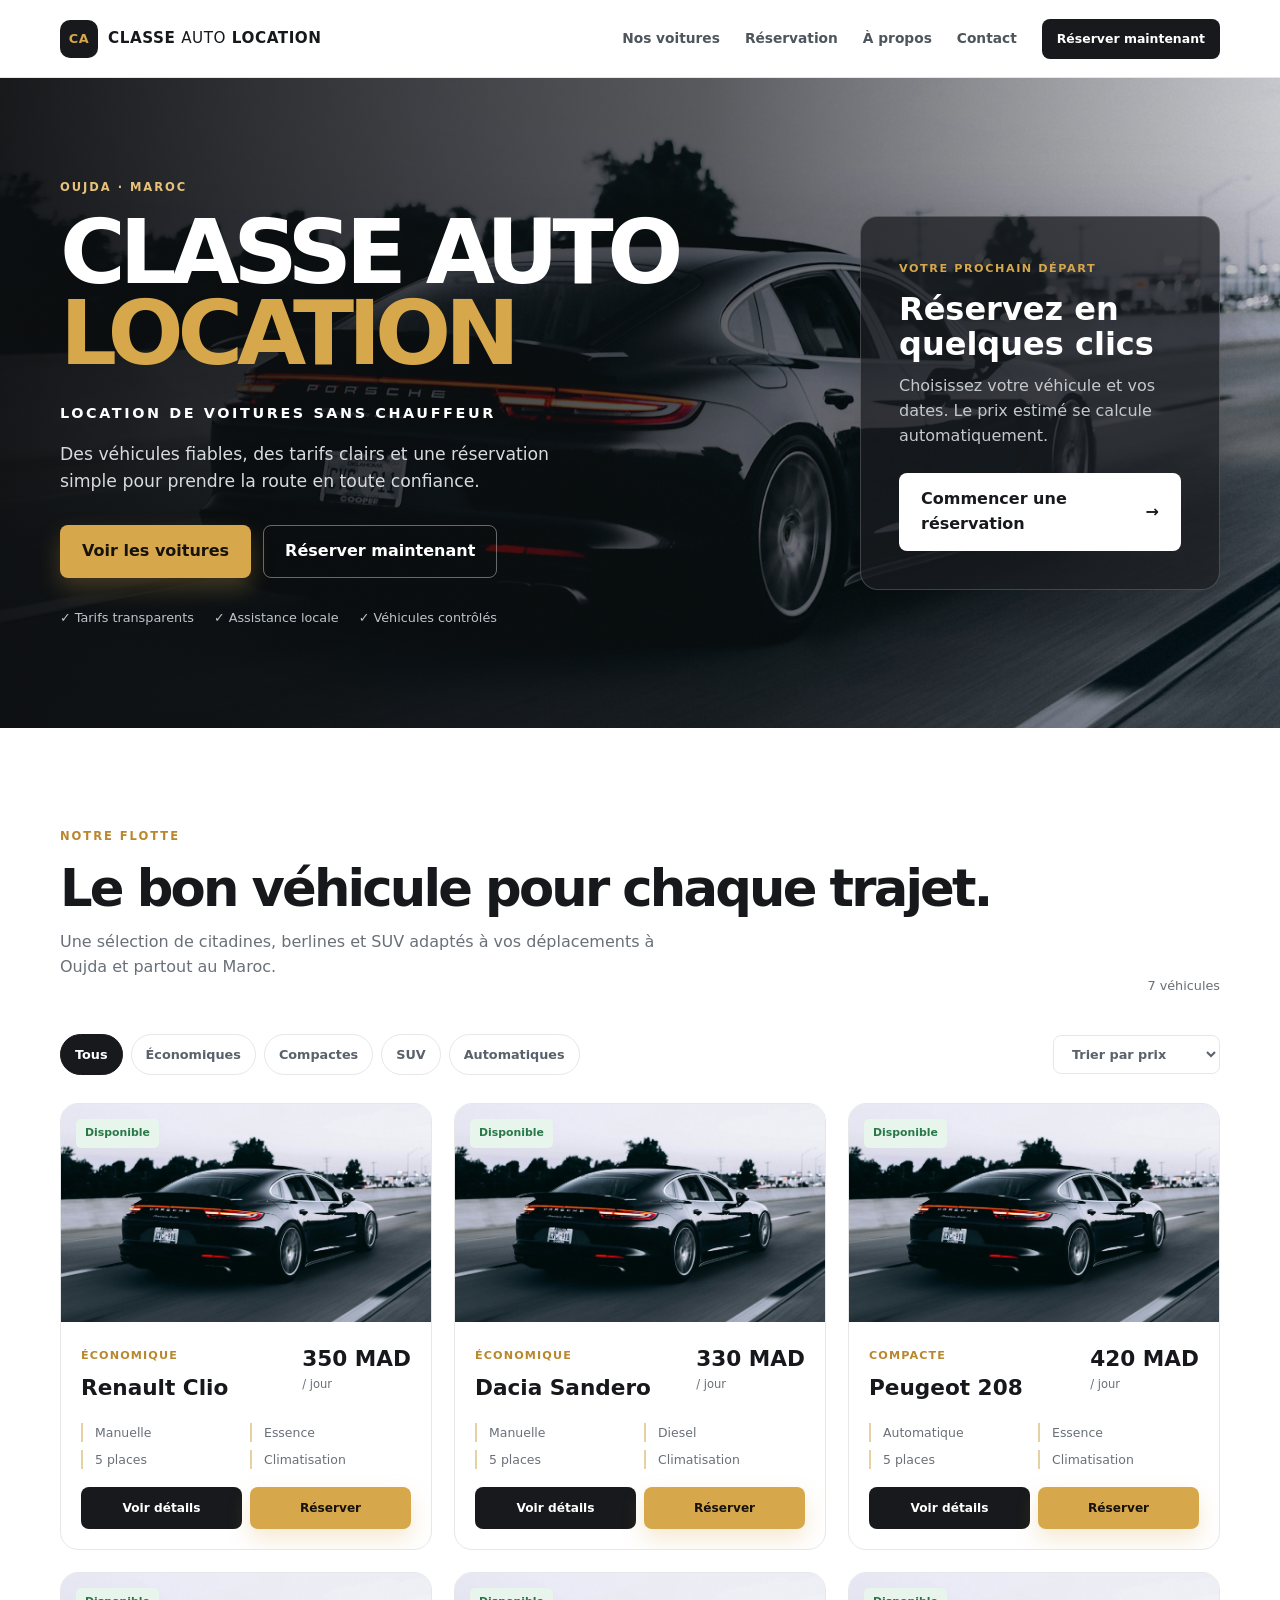
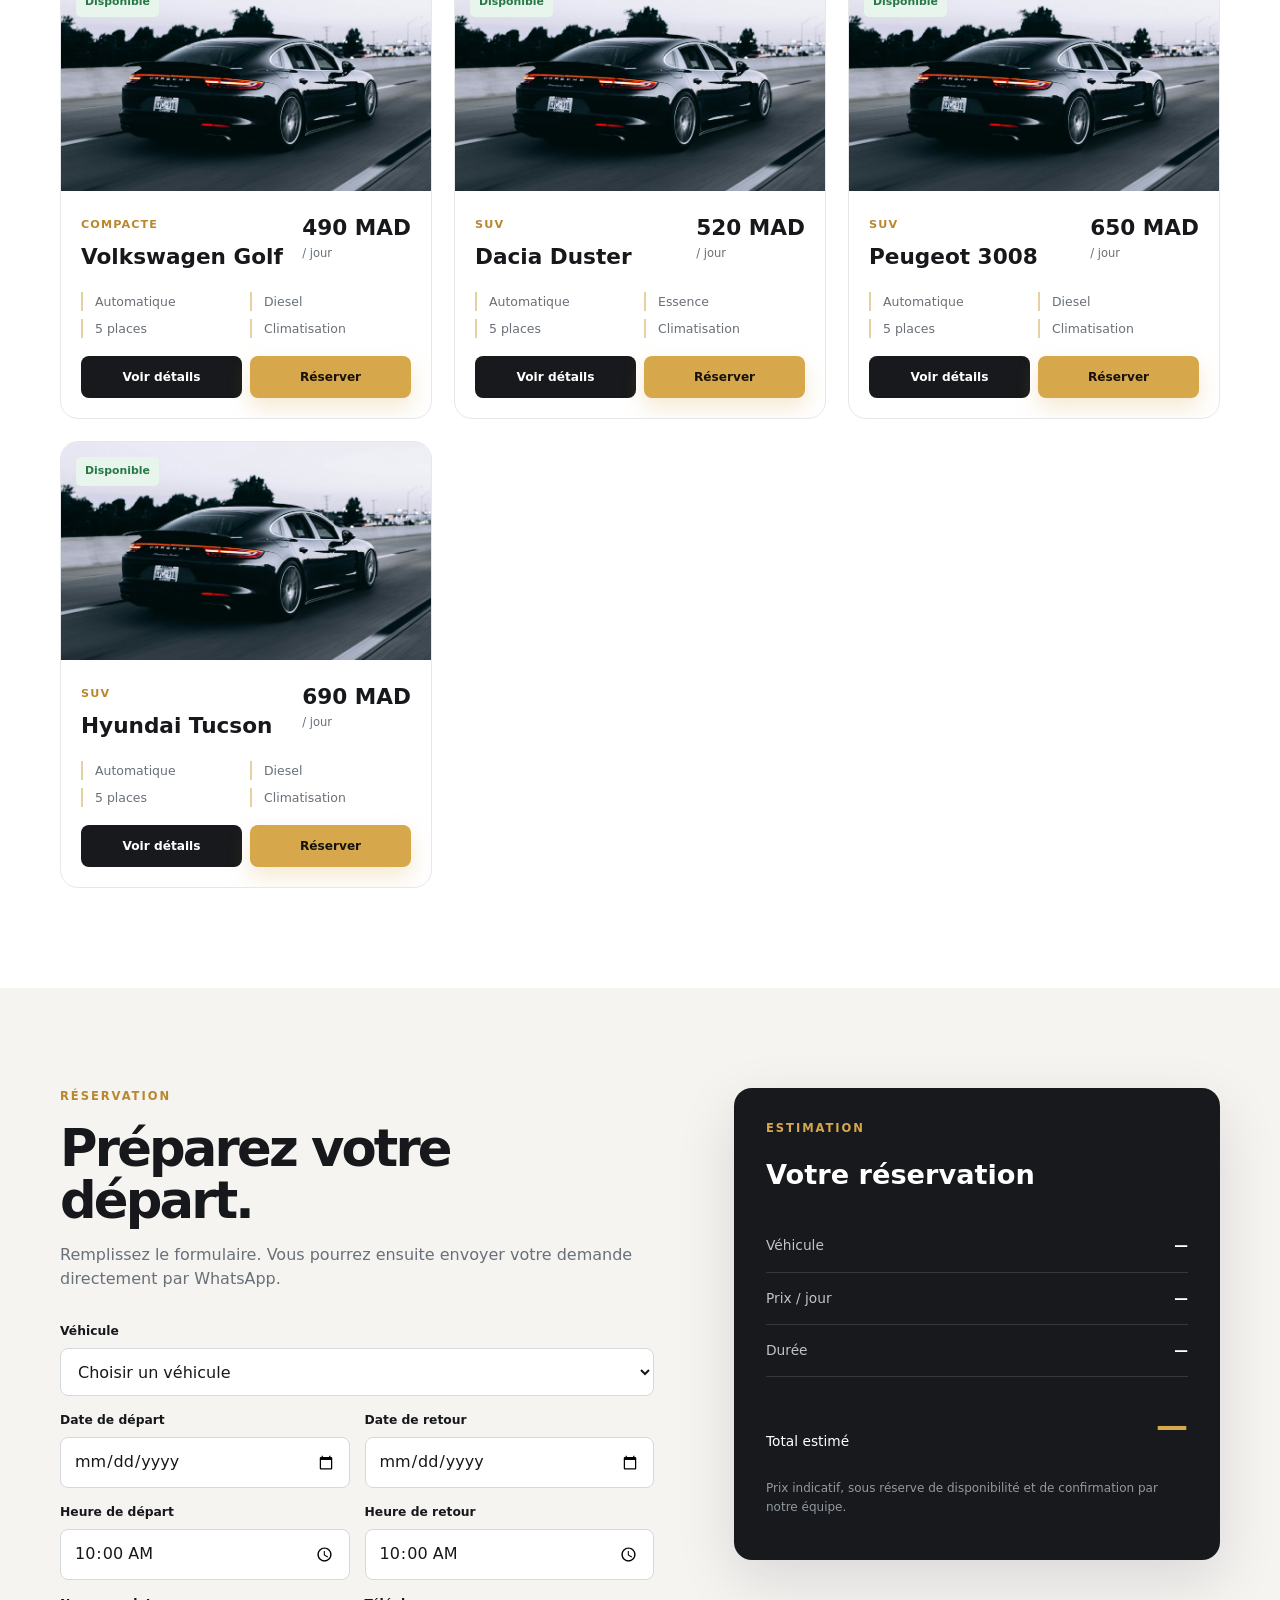
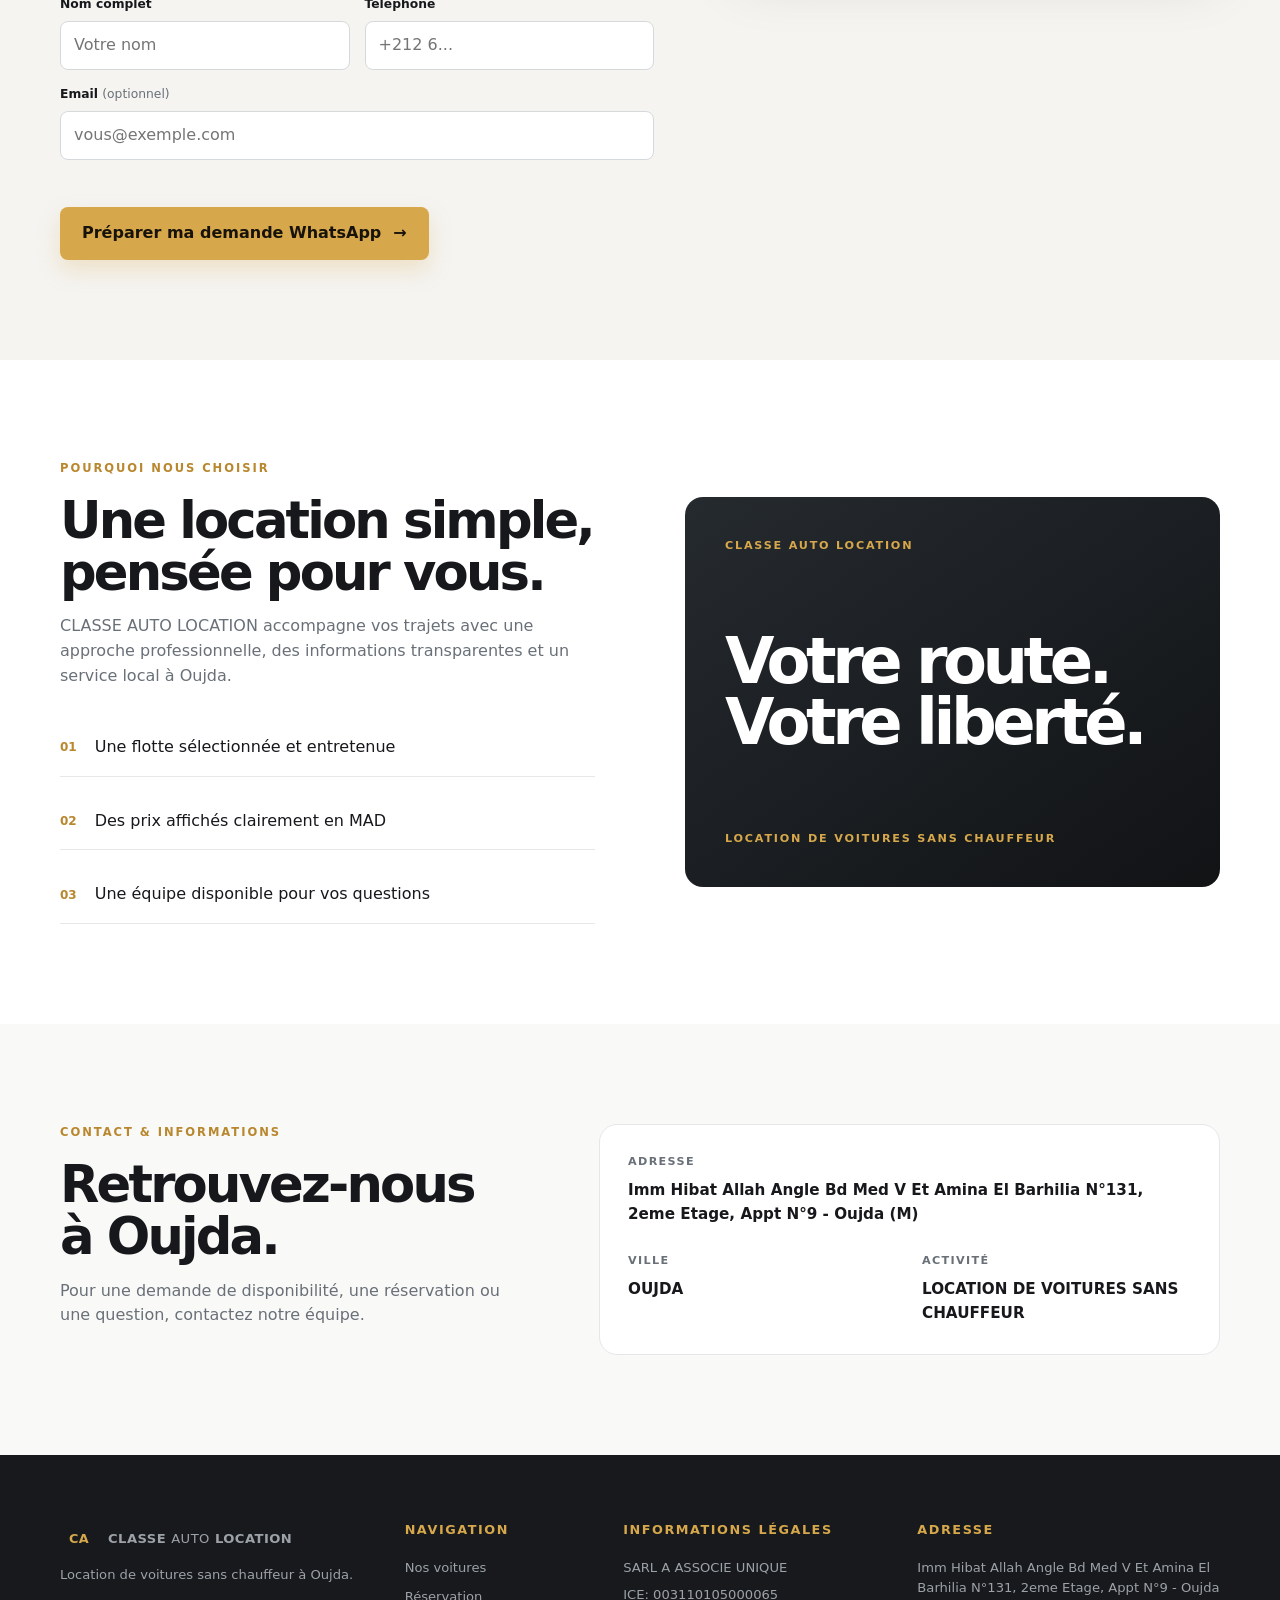
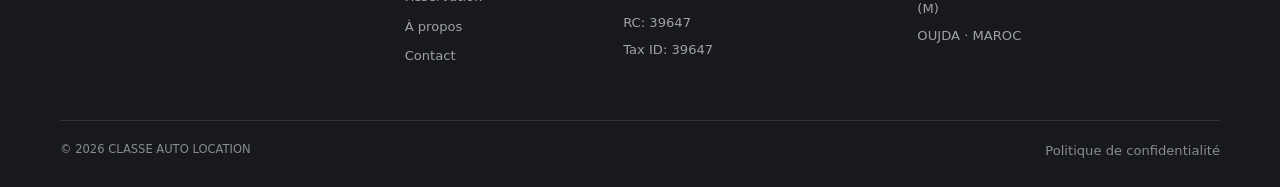
<file: index.html>
<!doctype html><html lang="fr"><head><meta charset="utf-8"><meta name="viewport" content="width=device-width,initial-scale=1"><title>CLASSE AUTO LOCATION | Location de voitures à Oujda</title><meta name="description" content="CLASSE AUTO LOCATION propose la location de voitures sans chauffeur à Oujda avec des véhicules modernes et des tarifs compétitifs."><meta name="keywords" content="location voiture Oujda, location de voitures sans chauffeur, CLASSE AUTO LOCATION"><meta name="robots" content="index,follow"><meta property="og:title" content="CLASSE AUTO LOCATION | Oujda"><meta property="og:description" content="Location de voitures sans chauffeur à Oujda."><meta property="og:type" content="website"><meta property="og:image" content="assets/images/hero-bg.jpg"><link rel="stylesheet" href="css/style.css"><script src="js/script.js" defer></script></head><body>
<header class="site-header"><div class="container nav-wrap"><a class="brand" href="#top" aria-label="CLASSE AUTO LOCATION - Accueil"><span class="brand-mark">CA</span><span>CLASSE <b>AUTO</b> LOCATION</span></a><button class="menu-toggle" type="button" aria-label="Ouvrir le menu" aria-expanded="false">☰</button><nav class="main-nav" aria-label="Navigation principale"><a href="#cars">Nos voitures</a><a href="#booking">Réservation</a><a href="#about">À propos</a><a href="#contact">Contact</a><a class="btn btn-primary btn-small" href="#booking">Réserver maintenant</a></nav></div></header>
<main id="top"><section class="hero"><div class="container hero-grid"><div class="hero-copy"><p class="eyebrow">OUJDA · MAROC</p><h1>CLASSE AUTO<br><em>LOCATION</em></h1><p class="hero-subtitle">Location de voitures sans chauffeur</p><p class="hero-text">Des véhicules fiables, des tarifs clairs et une réservation simple pour prendre la route en toute confiance.</p><div class="hero-actions"><a class="btn btn-accent" href="#cars">Voir les voitures</a><a class="btn btn-ghost" href="#booking">Réserver maintenant</a></div><div class="hero-trust"><span>✓ Tarifs transparents</span><span>✓ Assistance locale</span><span>✓ Véhicules contrôlés</span></div></div><div class="hero-card"><span class="card-kicker">VOTRE PROCHAIN DÉPART</span><h2>Réservez en quelques clics</h2><p>Choisissez votre véhicule et vos dates. Le prix estimé se calcule automatiquement.</p><a class="btn btn-light" href="#booking">Commencer une réservation <span>→</span></a></div></div></section>
<section class="section" id="cars"><div class="container"><div class="section-heading"><div><p class="eyebrow">NOTRE FLOTTE</p><h2>Le bon véhicule pour chaque trajet.</h2><p>Une sélection de citadines, berlines et SUV adaptés à vos déplacements à Oujda et partout au Maroc.</p></div><span class="fleet-count" data-result-count></span></div><div class="filters"><button class="filter active" data-filter="all">Tous</button><button class="filter" data-filter="Économique">Économiques</button><button class="filter" data-filter="Compacte">Compactes</button><button class="filter" data-filter="SUV">SUV</button><button class="filter" data-filter="Automatique">Automatiques</button><select id="sortCars" aria-label="Trier les prix"><option value="default">Trier par prix</option><option value="low">Prix croissant</option><option value="high">Prix décroissant</option></select></div><div class="cars-grid" id="carsGrid"></div></div></section>
<section class="section booking-section" id="booking"><div class="container booking-layout"><div><p class="eyebrow">RÉSERVATION</p><h2>Préparez votre départ.</h2><p class="section-intro">Remplissez le formulaire. Vous pourrez ensuite envoyer votre demande directement par WhatsApp.</p><form class="booking-form" id="bookingForm" novalidate><div class="form-grid"><div class="field full"><label for="vehicle">Véhicule</label><select id="vehicle" required><option value="">Choisir un véhicule</option></select></div><div class="field"><label for="pickupDate">Date de départ</label><input id="pickupDate" type="date" required></div><div class="field"><label for="returnDate">Date de retour</label><input id="returnDate" type="date" required></div><div class="field"><label for="pickupTime">Heure de départ</label><input id="pickupTime" type="time" value="10:00" required></div><div class="field"><label for="returnTime">Heure de retour</label><input id="returnTime" type="time" value="10:00" required></div><div class="field"><label for="customerName">Nom complet</label><input id="customerName" type="text" placeholder="Votre nom" required></div><div class="field"><label for="phone">Téléphone</label><input id="phone" type="tel" placeholder="+212 6..." required></div><div class="field full"><label for="email">Email <span>(optionnel)</span></label><input id="email" type="email" placeholder="vous@exemple.com"></div></div><p class="form-error" id="formError" role="alert"></p><button class="btn btn-accent" type="submit">Préparer ma demande WhatsApp <span>→</span></button></form></div><aside class="price-summary"><p class="eyebrow">ESTIMATION</p><h3>Votre réservation</h3><div class="summary-line"><span>Véhicule</span><strong id="summaryVehicle">—</strong></div><div class="summary-line"><span>Prix / jour</span><strong id="summaryRate">—</strong></div><div class="summary-line"><span>Durée</span><strong id="summaryDays">—</strong></div><div class="summary-total"><span>Total estimé</span><strong id="summaryTotal">—</strong></div><p class="summary-note">Prix indicatif, sous réserve de disponibilité et de confirmation par notre équipe.</p></aside></div></section>
<section class="section" id="about"><div class="container about-grid"><div><p class="eyebrow">POURQUOI NOUS CHOISIR</p><h2>Une location simple, pensée pour vous.</h2><p>CLASSE AUTO LOCATION accompagne vos trajets avec une approche professionnelle, des informations transparentes et un service local à Oujda.</p><div class="benefits"><div><b>01</b><span>Une flotte sélectionnée et entretenue</span></div><div><b>02</b><span>Des prix affichés clairement en MAD</span></div><div><b>03</b><span>Une équipe disponible pour vos questions</span></div></div></div><div class="about-panel"><span>CLASSE AUTO LOCATION</span><strong>Votre route.<br>Votre liberté.</strong><small>LOCATION DE VOITURES SANS CHAUFFEUR</small></div></div></section>
<section class="section contact-section" id="contact"><div class="container contact-grid"><div><p class="eyebrow">CONTACT & INFORMATIONS</p><h2>Retrouvez-nous à Oujda.</h2><p>Pour une demande de disponibilité, une réservation ou une question, contactez notre équipe.</p></div><div class="contact-card"><div><span>Adresse</span><strong>Imm Hibat Allah Angle Bd Med V Et Amina El Barhilia N°131, 2eme Etage, Appt N°9 - Oujda (M)</strong></div><div><span>Ville</span><strong>OUJDA</strong></div><div><span>Activité</span><strong>LOCATION DE VOITURES SANS CHAUFFEUR</strong></div></div></div></section></main>
<footer class="site-footer"><div class="container footer-grid"><div class="footer-brand"><a class="brand" href="#top"><span class="brand-mark">CA</span><span>CLASSE <b>AUTO</b> LOCATION</span></a><p>Location de voitures sans chauffeur à Oujda.</p></div><div><h3>Navigation</h3><a href="#cars">Nos voitures</a><a href="#booking">Réservation</a><a href="#about">À propos</a><a href="#contact">Contact</a></div><div><h3>Informations légales</h3><p>SARL A ASSOCIE UNIQUE</p><p>ICE: 003110105000065</p><p>RC: 39647</p><p>Tax ID: 39647</p></div><div><h3>Adresse</h3><p>Imm Hibat Allah Angle Bd Med V Et Amina El Barhilia N°131, 2eme Etage, Appt N°9 - Oujda (M)</p><p>OUJDA · MAROC</p></div></div><div class="container footer-bottom"><span>© <span data-year></span> CLASSE AUTO LOCATION</span><a href="privacy-policy.html">Politique de confidentialité</a></div></footer><div class="modal" id="carModal" aria-hidden="true" role="dialog" aria-modal="true" aria-labelledby="modalTitle"><div class="modal-dialog"><button class="modal-close" type="button" aria-label="Fermer">×</button><div id="modalContent"></div></div></div></body></html>
</file>
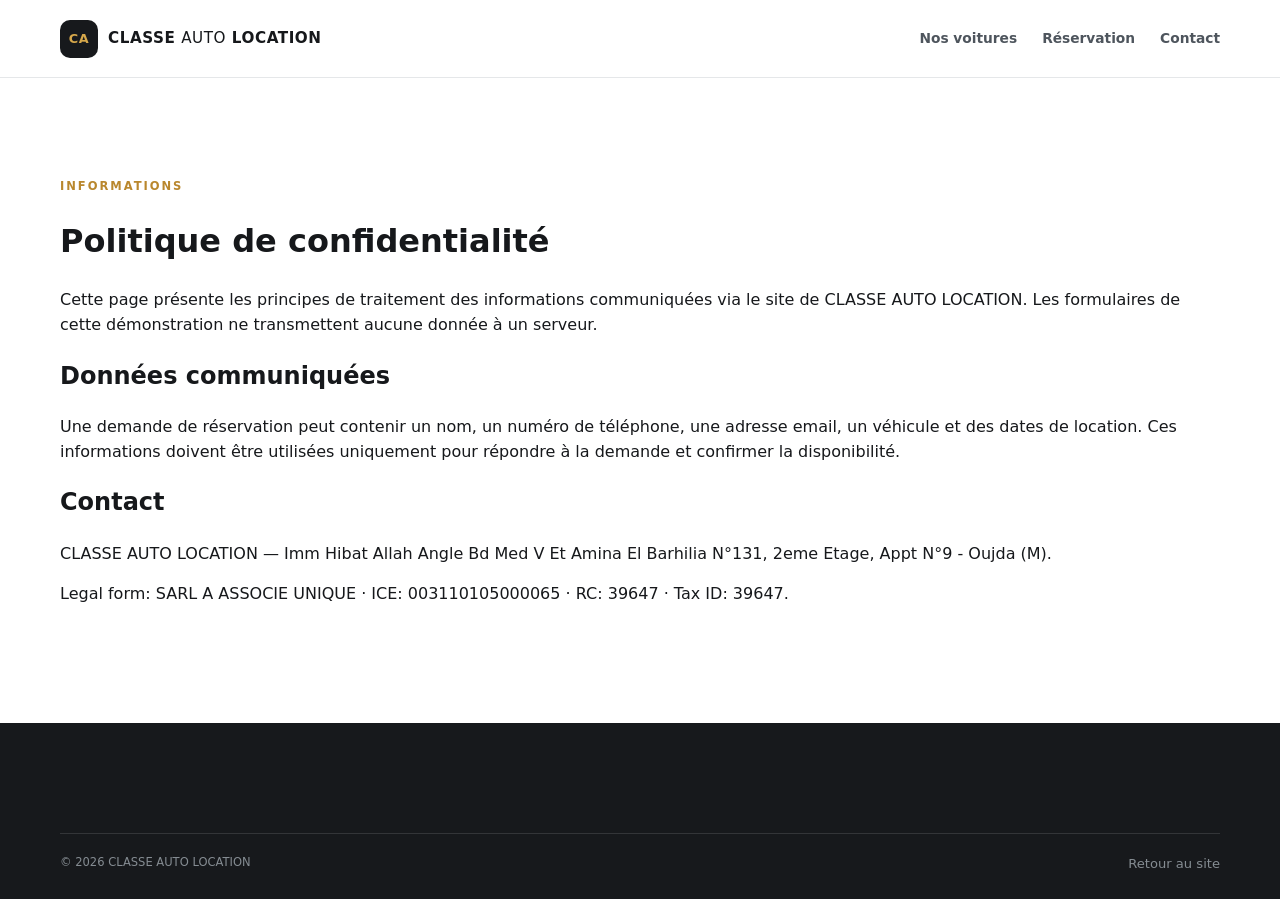
<file: privacy-policy.html>
<!doctype html><html lang="fr"><head><meta charset="utf-8"><meta name="viewport" content="width=device-width,initial-scale=1"><title>Politique de confidentialité | CLASSE AUTO LOCATION</title><meta name="description" content="Politique de confidentialité de CLASSE AUTO LOCATION."><link rel="stylesheet" href="css/style.css"><script src="js/script.js" defer></script></head><body><header class="site-header"><div class="container nav-wrap"><a class="brand" href="index.html"><span class="brand-mark">CA</span><span>CLASSE <b>AUTO</b> LOCATION</span></a><nav class="main-nav"><a href="index.html#cars">Nos voitures</a><a href="index.html#booking">Réservation</a><a href="index.html#contact">Contact</a></nav></div></header><main class="section"><div class="container legal"><p class="eyebrow">INFORMATIONS</p><h1>Politique de confidentialité</h1><p>Cette page présente les principes de traitement des informations communiquées via le site de CLASSE AUTO LOCATION. Les formulaires de cette démonstration ne transmettent aucune donnée à un serveur.</p><h2>Données communiquées</h2><p>Une demande de réservation peut contenir un nom, un numéro de téléphone, une adresse email, un véhicule et des dates de location. Ces informations doivent être utilisées uniquement pour répondre à la demande et confirmer la disponibilité.</p><h2>Contact</h2><p>CLASSE AUTO LOCATION — Imm Hibat Allah Angle Bd Med V Et Amina El Barhilia N°131, 2eme Etage, Appt N°9 - Oujda (M).</p><p>Legal form: SARL A ASSOCIE UNIQUE · ICE: 003110105000065 · RC: 39647 · Tax ID: 39647.</p></div></main><footer class="site-footer"><div class="container footer-bottom"><span>© <span data-year></span> CLASSE AUTO LOCATION</span><a href="index.html">Retour au site</a></div></footer></body></html>
</file>
<file: css/style.css>
:root{--ink:#16181b;--muted:#697078;--line:#e5e7e9;--paper:#f5f4f1;--dark:#17191c;--accent:#d7a84b;--accent2:#b9872d;--white:#fff;--radius:18px;--shadow:0 20px 60px rgba(16,20,24,.12)}*{box-sizing:border-box}html{scroll-behavior:smooth;scroll-padding-top:78px}body{margin:0;color:var(--ink);background:#fff;font-family:Inter,ui-sans-serif,system-ui,-apple-system,"Segoe UI",sans-serif;line-height:1.55}body.modal-open,body.menu-open{overflow:hidden}a{color:inherit;text-decoration:none}button,input,select{font:inherit}button{cursor:pointer}img{display:block;max-width:100%}.container{width:min(1160px,calc(100% - 40px));margin:auto}.site-header{position:sticky;top:0;z-index:20;height:78px;background:rgba(255,255,255,.94);backdrop-filter:blur(16px);border-bottom:1px solid #e5e7e9}.nav-wrap{height:100%;display:flex;align-items:center;justify-content:space-between;gap:24px}.brand{display:flex;align-items:center;gap:10px;font-size:.95rem;font-weight:900;letter-spacing:.035em;white-space:nowrap}.brand b{font-weight:500}.brand-mark{width:38px;height:38px;display:grid;place-items:center;border-radius:10px;background:var(--dark);color:var(--accent);font-size:.8rem}.main-nav{display:flex;align-items:center;gap:25px;color:#4e555d;font-size:.86rem;font-weight:700}.main-nav a:not(.btn):hover{color:var(--accent2)}.menu-toggle{display:none;border:0;background:none;font-size:1.55rem}.btn{display:inline-flex;align-items:center;justify-content:center;gap:12px;min-height:50px;padding:13px 21px;border:1px solid transparent;border-radius:8px;font-weight:800;transition:transform .2s ease,background .2s ease}.btn:hover{transform:translateY(-2px)}.btn-primary{background:var(--dark);color:#fff}.btn-accent{background:var(--accent);color:#17130b;box-shadow:0 10px 22px rgba(215,168,75,.25)}.btn-ghost{border-color:rgba(255,255,255,.38);color:#fff}.btn-ghost:hover{background:#fff;color:var(--dark)}.btn-light{background:#fff;color:var(--dark)}.btn-small{min-height:40px;padding:9px 14px;font-size:.78rem}.hero{min-height:650px;background:linear-gradient(90deg,rgba(12,14,16,.95),rgba(12,14,16,.66) 55%,rgba(12,14,16,.18)),url('../assets/images/hero-bg.jpg') center/cover;color:#fff}.hero-grid{min-height:650px;display:grid;grid-template-columns:1.15fr .85fr;align-items:center;gap:50px}.hero-copy{padding:65px 0}.eyebrow{margin:0 0 16px;color:var(--accent2);font-size:.72rem;font-weight:900;letter-spacing:.17em}.hero .eyebrow{color:#e7c27a}.hero h1{font-size:clamp(3rem,7vw,6.5rem);line-height:.9;letter-spacing:-.07em;margin:0}.hero h1 em{font-style:normal;color:var(--accent)}.hero-subtitle{margin:28px 0 0;text-transform:uppercase;letter-spacing:.18em;font-size:.9rem;font-weight:800}.hero-text{max-width:550px;color:#d8dbde;font-size:1.08rem}.hero-actions{display:flex;gap:12px;margin:30px 0}.hero-trust{display:flex;flex-wrap:wrap;gap:20px;color:#bec4c9;font-size:.8rem}.hero-card{justify-self:end;max-width:360px;padding:38px;border:1px solid #ffffff2e;border-radius:var(--radius);background:#1a1d20bf;box-shadow:0 25px 80px #0003}.card-kicker{color:var(--accent);font-size:.7rem;font-weight:900;letter-spacing:.14em}.hero-card h2{font-size:2rem;line-height:1.1;margin:12px 0}.hero-card p{color:#c4c9ce;margin:0 0 25px}.section{padding:100px 0}.section-heading{display:flex;justify-content:space-between;align-items:end;gap:30px;margin-bottom:38px}.section-heading h2,.booking-layout h2,.about-grid h2,.contact-grid h2{font-size:clamp(2.1rem,4vw,3.6rem);line-height:1.02;letter-spacing:-.055em;margin:0 0 15px}.section-heading p:not(.eyebrow),.section-intro,.about-grid>div>p:not(.eyebrow),.contact-grid>div>p:not(.eyebrow){color:var(--muted);max-width:620px}.fleet-count{color:var(--muted);font-size:.8rem}.filters{display:flex;align-items:center;gap:8px;flex-wrap:wrap;margin-bottom:28px}.filter,.filters select{border:1px solid var(--line);background:#fff;color:#59616a;padding:10px 14px;border-radius:999px;font-size:.8rem;font-weight:750}.filter.active,.filter:hover{background:var(--dark);color:#fff;border-color:var(--dark)}.filters select{margin-left:auto;border-radius:8px}.cars-grid{display:grid;grid-template-columns:repeat(3,1fr);gap:22px}.car-card{overflow:hidden;border:1px solid var(--line);border-radius:var(--radius);background:#fff;transition:transform .25s ease,box-shadow .25s ease}.car-card:hover{transform:translateY(-6px);box-shadow:var(--shadow)}.car-image-wrap{position:relative;height:218px;background:#eef0f1}.car-image{width:100%;height:100%;object-fit:cover}.availability{position:absolute;top:15px;left:15px;padding:6px 9px;border-radius:5px;background:#e7f5ec;color:#287848;font-size:.68rem;font-weight:900}.car-body{padding:20px}.car-meta{display:flex;justify-content:space-between;gap:10px;align-items:start}.car-category{color:var(--accent2);font-size:.7rem;font-weight:900;text-transform:uppercase;letter-spacing:.1em}.car-body h3{margin:4px 0 0;font-size:1.35rem}.car-specs{display:grid;grid-template-columns:1fr 1fr;gap:8px;margin:18px 0;color:var(--muted);font-size:.78rem}.car-specs span{padding-left:12px;border-left:2px solid #e6d1a2}.price strong{font-size:1.35rem}.price small{display:block;color:var(--muted);font-size:.72rem}.card-actions{display:flex;gap:8px;margin-top:16px}.card-actions .btn{flex:1;min-height:42px;padding:9px 10px;font-size:.76rem}.booking-section{background:var(--paper)}.booking-layout{display:grid;grid-template-columns:1.1fr .9fr;gap:80px;align-items:start}.booking-form{margin-top:30px}.form-grid{display:grid;grid-template-columns:1fr 1fr;gap:15px}.field{display:flex;flex-direction:column;gap:7px}.field.full{grid-column:1/-1}.field label{font-size:.77rem;font-weight:850}.field label span{font-weight:400;color:var(--muted)}.field input,.field select{width:100%;min-height:48px;padding:11px 13px;border:1px solid #d6d9dc;border-radius:8px;background:#fff;color:var(--ink)}.field input:focus,.field select:focus{outline:2px solid #d7a84b8c;border-color:var(--accent)}.form-error{min-height:22px;color:#b3261e;font-size:.8rem}.price-summary{position:sticky;top:105px;padding:32px;border-radius:var(--radius);background:var(--dark);color:#fff;box-shadow:var(--shadow)}.price-summary .eyebrow{color:var(--accent)}.price-summary h3{font-size:1.7rem;margin:0 0 24px}.summary-line,.summary-total{display:flex;justify-content:space-between;gap:18px;padding:15px 0;border-bottom:1px solid #ffffff21;color:#bfc4c9;font-size:.86rem}.summary-line strong{color:#fff;text-align:right}.summary-total{align-items:end;border:0;padding-top:25px;color:#fff}.summary-total strong{font-size:2rem;color:var(--accent)}.summary-note{color:#9299a0;font-size:.75rem}.about-grid{display:grid;grid-template-columns:1fr 1fr;gap:90px;align-items:center}.benefits{display:grid;gap:16px;margin-top:30px}.benefits div{display:flex;align-items:center;gap:18px;padding:16px 0;border-bottom:1px solid var(--line)}.benefits b{color:var(--accent2);font-size:.75rem}.about-panel{min-height:390px;padding:40px;display:flex;flex-direction:column;justify-content:space-between;border-radius:var(--radius);background:linear-gradient(145deg,#252a2f,#111315);color:#fff}.about-panel span,.about-panel small{color:var(--accent);font-size:.7rem;font-weight:900;letter-spacing:.16em}.about-panel strong{font-size:clamp(2.5rem,5vw,4.5rem);line-height:.95;letter-spacing:-.07em}.contact-section{background:#f9f9f8}.contact-grid{display:grid;grid-template-columns:.85fr 1.15fr;gap:80px;align-items:start}.contact-card{display:grid;grid-template-columns:1fr 1fr;gap:25px;padding:28px;border:1px solid var(--line);border-radius:var(--radius);background:#fff}.contact-card div:first-child{grid-column:1/-1}.contact-card span{display:block;margin-bottom:7px;color:var(--muted);font-size:.7rem;font-weight:900;letter-spacing:.12em;text-transform:uppercase}.contact-card strong{font-size:.95rem;overflow-wrap:anywhere}.site-footer{padding:65px 0 25px;background:var(--dark);color:#fff}.footer-grid{display:grid;grid-template-columns:1.2fr .7fr 1fr 1.2fr;gap:42px}.footer-brand p,.site-footer p,.site-footer a{color:#9ca2a8;font-size:.82rem}.footer-grid h3{font-size:.8rem;text-transform:uppercase;letter-spacing:.12em;color:var(--accent);margin:0 0 18px}.footer-grid>div:not(.footer-brand)>a{display:block;margin:9px 0}.footer-grid p{margin:7px 0;overflow-wrap:anywhere}.footer-bottom{display:flex;justify-content:space-between;gap:20px;margin-top:45px;padding-top:20px;border-top:1px solid #ffffff1f;font-size:.72rem;color:#858c92}.footer-bottom a{color:#858c92}.modal{position:fixed;inset:0;z-index:50;display:none;place-items:center;padding:20px;background:#000000bf}.modal.open{display:grid}.modal-dialog{position:relative;width:min(760px,100%);max-height:90vh;overflow:auto;border-radius:var(--radius);background:#fff}.modal-close{position:absolute;z-index:2;top:12px;right:12px;width:38px;height:38px;border:0;border-radius:50%;background:#fff;font-size:1.5rem}.modal-content{display:grid;grid-template-columns:1fr 1fr}.modal-content img{width:100%;height:100%;min-height:390px;object-fit:cover}.modal-info{padding:34px}.modal-info h2{font-size:2.2rem;line-height:1;margin:7px 0 18px}.modal-info .car-specs{margin:22px 0}.modal-info .price{margin:22px 0}.modal-info .price strong{font-size:1.7rem}.modal-status{display:inline-block;color:#287848;background:#e7f5ec;padding:6px 10px;border-radius:4px;font-size:.7rem;font-weight:900}.empty-state{grid-column:1/-1;padding:50px;text-align:center;border:1px dashed var(--line);color:var(--muted)}
@media(max-width:900px){.main-nav{position:fixed;top:78px;left:0;right:0;display:none;padding:18px 20px 25px;background:#fff;border-bottom:1px solid var(--line);box-shadow:var(--shadow)}.main-nav.open{display:grid;gap:5px}.main-nav a:not(.btn){padding:10px}.menu-toggle{display:block}.hero-grid{grid-template-columns:1fr}.hero-card{display:none}.cars-grid{grid-template-columns:repeat(2,1fr)}.booking-layout,.about-grid,.contact-grid{grid-template-columns:1fr;gap:45px}.price-summary{position:static}.footer-grid{grid-template-columns:1fr 1fr}}
@media(max-width:600px){.container{width:min(100% - 28px,1160px)}.brand{font-size:.8rem}.brand-mark{width:34px;height:34px}.hero,.hero-grid{min-height:650px}.hero-copy{padding:55px 0}.hero-actions{flex-direction:column;align-items:stretch}.hero h1{font-size:clamp(3rem,16vw,5rem)}.section-heading{display:block}.fleet-count{display:block;margin-top:15px}.filters select{margin-left:0;width:100%}.cars-grid{grid-template-columns:1fr}.form-grid,.contact-card{grid-template-columns:1fr}.field.full,.contact-card div:first-child{grid-column:auto}.footer-grid{grid-template-columns:1fr}.footer-bottom{display:block}.footer-bottom a{display:block;margin-top:10px}.modal-content{grid-template-columns:1fr}.modal-content img{height:210px;min-height:0}.modal-info{padding:25px}}
@media(prefers-reduced-motion:reduce){*{scroll-behavior:auto!important;transition:none!important}}
</file>
